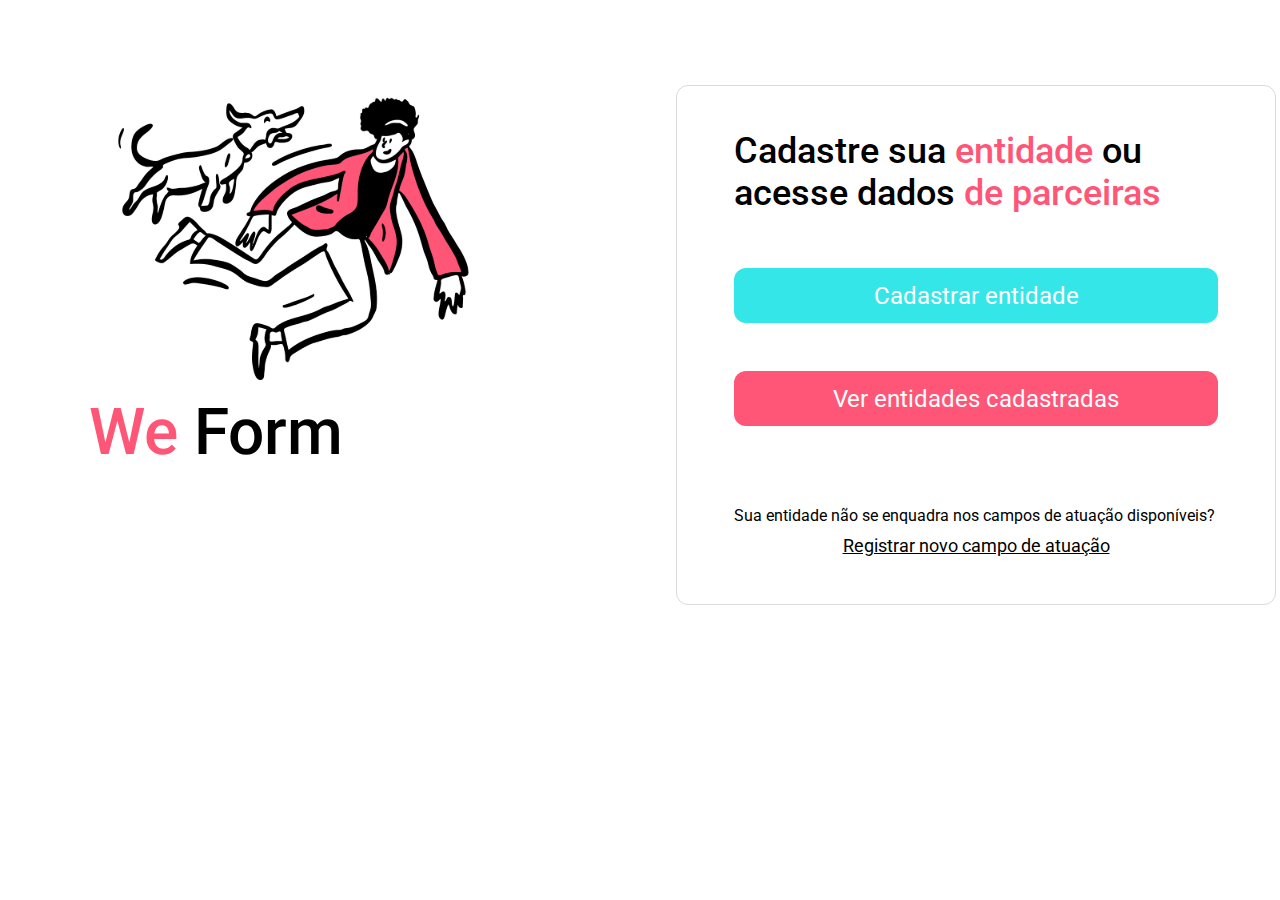
<file: ONG/index.html>
<!DOCTYPE html>
<html lang="en">

<head>
   <meta charset="UTF-8">
   <meta http-equiv="X-UA-Compatible" content="IE=edge">
   <meta name="viewport" content="width=device-width, initial-scale=1.0">

   <link rel="preconnect" href="https://fonts.googleapis.com">
   <link rel="preconnect" href="https://fonts.gstatic.com" crossorigin>
   <link href="https://fonts.googleapis.com/css2?family=Roboto:wght@100;300;500;700&display=swap" rel="stylesheet">
   <link rel="stylesheet" href="assets/fontawesome-free-6.4.0-web/css/all.css">

   <link rel="stylesheet" href="main.css">

   <title>Document</title>
</head>

<body>
   <div class="container">
      <aside>
         <img src="assets/hero.svg" alt="">
         <h1><span>We</span> Form</h1>
      </aside>

      <main>
         <h2>Cadastre sua <span>entidade</span> ou acesse dados <span>de parceiras</span></h2>

         <div class="anchors">
            <a href="register.html">Cadastrar entidade</a>
            <a href="">Ver entidades cadastradas</a>
         </div>

         <footer>
            <p>Sua entidade não se enquadra nos campos de atuação disponíveis?</p>
            <a href="http://" rel="noopener noreferrer">Registrar novo campo de atuação</a>
         </footer>
      </main>
   </div>
</body>

</html>
</file>
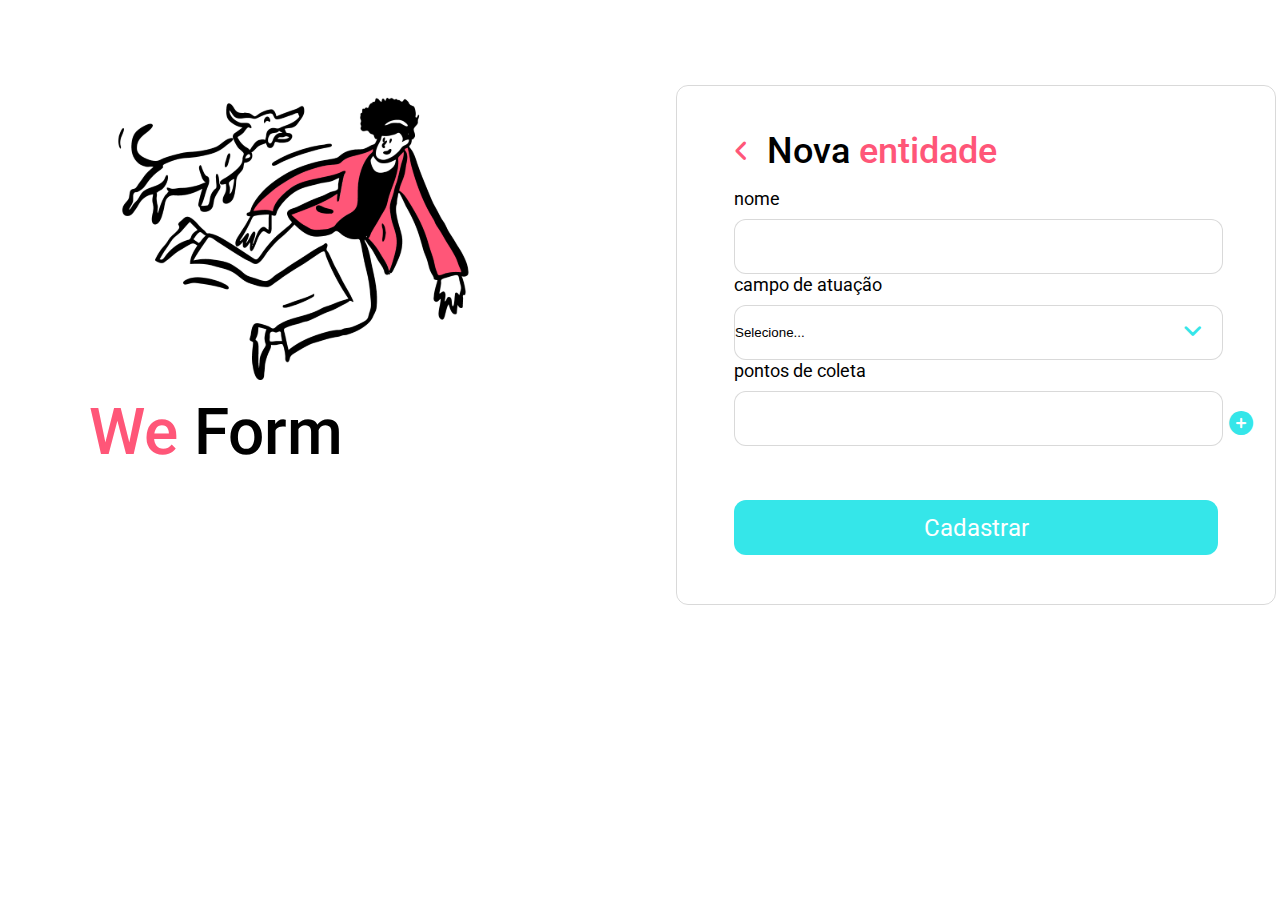
<file: ONG/register.html>
<!DOCTYPE html>
<html lang="en">

<head>
   <meta charset="UTF-8">
   <meta http-equiv="X-UA-Compatible" content="IE=edge">
   <meta name="viewport" content="width=device-width, initial-scale=1.0">

   <link rel="preconnect" href="https://fonts.googleapis.com">
   <link rel="preconnect" href="https://fonts.gstatic.com" crossorigin>
   <link href="https://fonts.googleapis.com/css2?family=Roboto:wght@100;300;500;700&display=swap" rel="stylesheet">

   <link rel="stylesheet" href="assets/fontawesome-free-6.4.0-web/css/all.css">

   <link rel="stylesheet" href="main.css">

   <title>Document</title>
</head>

<body>
   <div class="container">
      <aside>
         <img src="assets/hero.svg" alt="">
         <h1><span>We</span> Form</h1>
      </aside>

      <main>
         <header>
            <a href="index.html">
               <i class="fa-solid fa-angle-left"></i>
            </a>
            <h2>Nova <span>entidade</span></h2>
         </header>

         <form>
            <label for="input-name">Nome</label>
            <input type="text" id="input-name">

            <label for="input-field">Campo de atuação</label>
            <div class="select-div">
               <select name="" id="input-field">
                  <option value="">Selecione...</option>
                  <option value="">Item 01</option>
                  <option value="">Item 02</option>
                  <option value="">Item 03</option>
               </select>
            </div>

            <div class="points">
               <label for="input-points">Pontos de coleta</label>

               <input type="text" id="input-points">
               <button>
                  <i class="fa-solid fa-circle-plus"></i>
               </button>
            </div>
         </form>

         <div class="anchors">
            <a href="">Cadastrar</a>
         </div>
      </main>
   </div>
</body>

</html>
</file>
<file: ONG/main.css>
* {
   margin: 0;
   padding: 0;
   box-sizing: border-box;
}

:root {
   font-size: 62.5%;
   --default-border: rgba(0, 0, 0, 0.15);
   --default-border-radius: 1.2rem;
}

body {
   font-family: 'Roboto', sans-serif;
   font-size: 1.4rem;
}

aside h1 {
   font-size: 64px;
   font-weight: 500;
   line-height: 75px;
}

aside h1 span,
main h2 span {
   color: #ff5678;
}

main {
   width: 60rem;
   height: 52rem;
   border: 0.1rem solid var(--default-border);
   padding: 4.4rem 5.7rem;
   border-radius: var(--default-border-radius);
   position: relative;
}

main h2 {
   max-width: 43rem;
   font-size: 3.6rem;
   font-weight: 500;
}

main .anchors {
   display: flex;
   flex-flow: column wrap;
}

main .anchors a {
   border-radius: var(--default-border-radius);
   background-color: #35e6e9;
   font-size: 2.4rem;
   height: 5.5rem;
   text-decoration: none;
   display: flex;
   justify-content: center;
   align-items: center;
   color: #fff;
   margin-top: 5.4rem;
}

main .anchors a + a {
   background-color: #ff5678;
   margin-top: 4.8rem;
}

main footer p {
   font-size: 1.6rem;
   margin: 8rem 0 1rem;
}

main footer a {
   font-size: 1.8rem;
   display: block;
   text-align: center;
   color: #000;
}

/* grid */
.container {
   display: grid;
   grid-template-areas:
      '. . . .'
      '. hero . form'
      '. hero . form'
      '. . . .';
   gap: 8.5rem;
}

main {
   grid-area: form;
}

aside {
   grid-area: hero;
}

/* register page */
main form {
   margin-top: 1.6rem;
}

main header {
   display: flex;
   align-items: center;
   gap: 0 1.8rem;
}

main header i {
   font-size: 2.4rem;
   color: #ff5678;
}

main form label {
   font-size: 1.8rem;
   font-weight: 400;
   text-transform: lowercase;
   margin-bottom: 1rem;
   display: block;
}

main form :is(input, select) {
   width: 489px;
   height: 5.5rem;
   background: #fff;
   border: 0.1rem solid var(--default-border);
   border-radius: var(--default-border-radius);
}

main form select {
   appearance: none;
}

main form .select-div {
   position: relative;
}

main form .select-div::after {
   position: absolute;
   top: 1.6rem;
   right: 1.6rem;
   font-size: 2.2rem;
   content: '\f107';
   font-family: 'Font Awesome 6 Free';
   font-weight: 600;
   z-index: 1;
   color: #35e6e9;
}

main form .points {
   position: relative;
}

main form input + button {
   position: absolute;
   right: -3.5rem;
   top: calc(2.7rem + 2.3rem);
   background-color: transparent;
   border: none;
   color: #35e6e9;
   font-size: 2.4rem;
   cursor: pointer;
}
</file>
